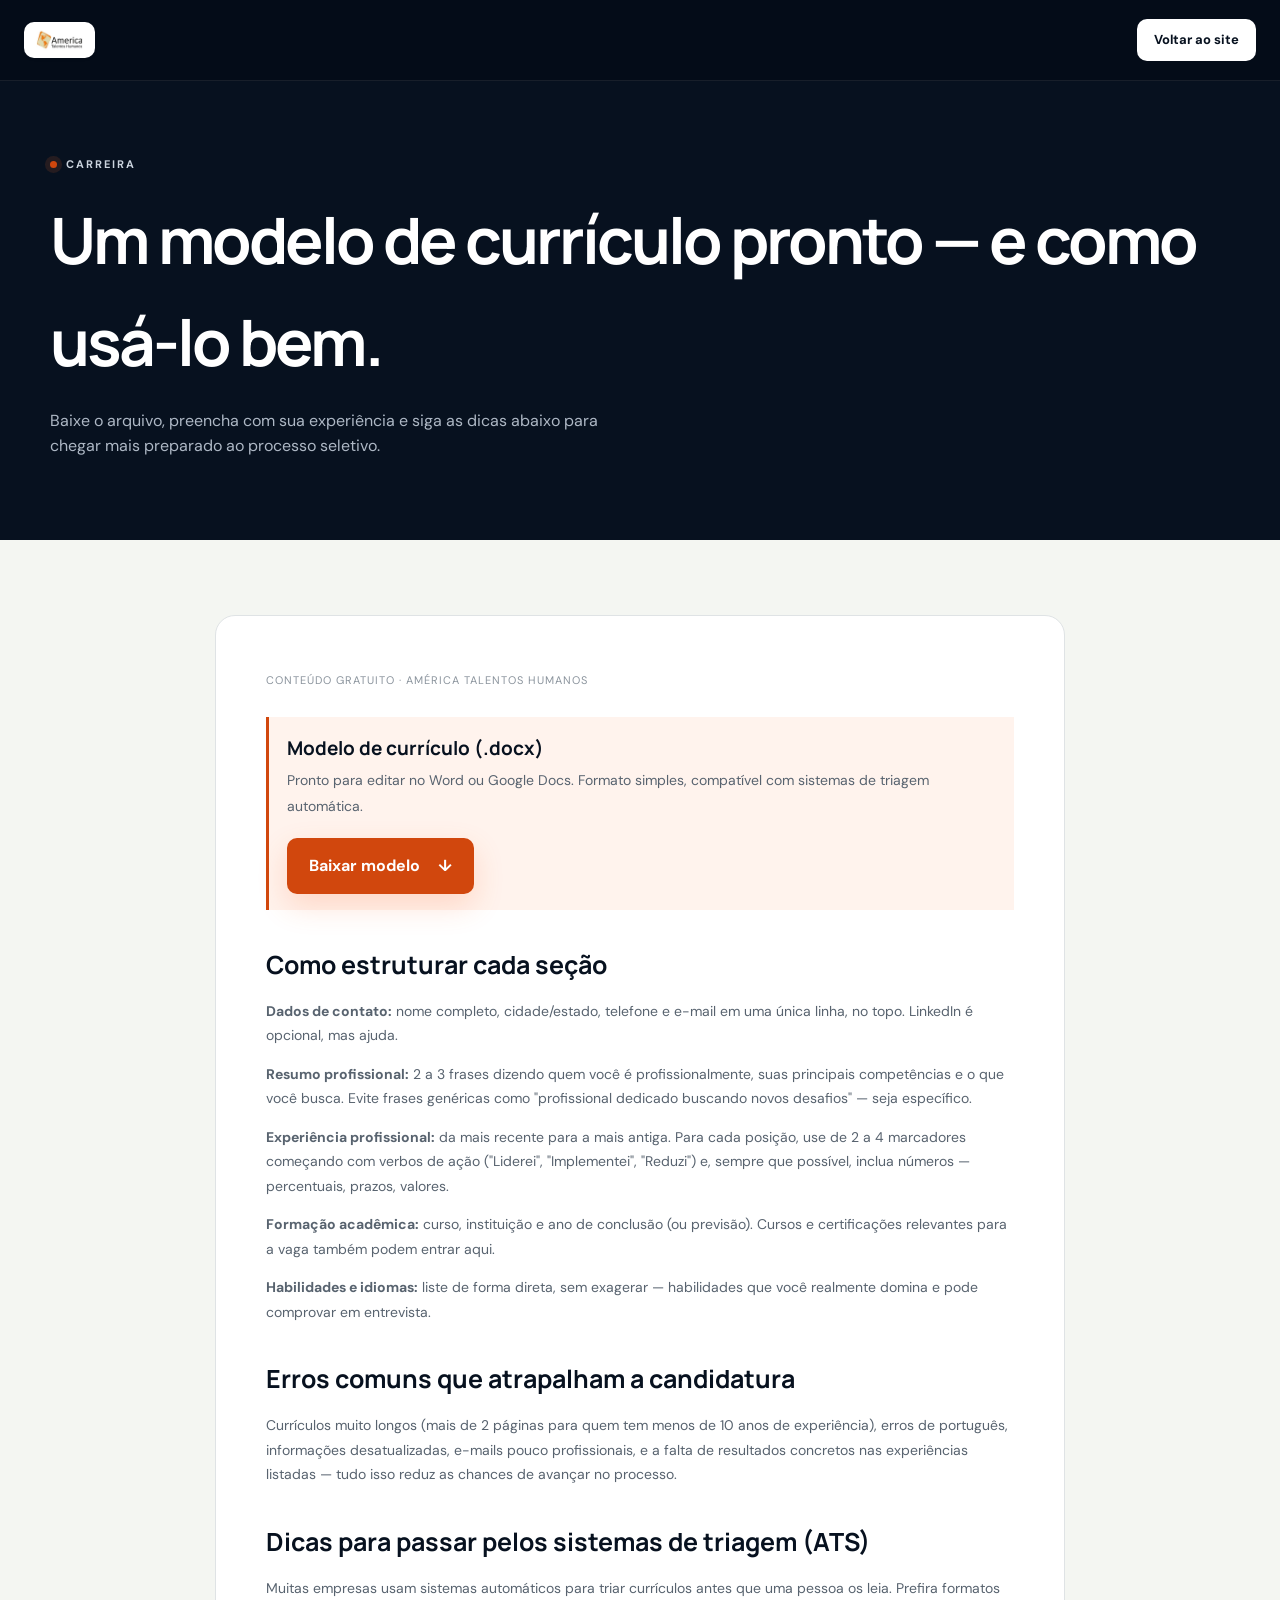
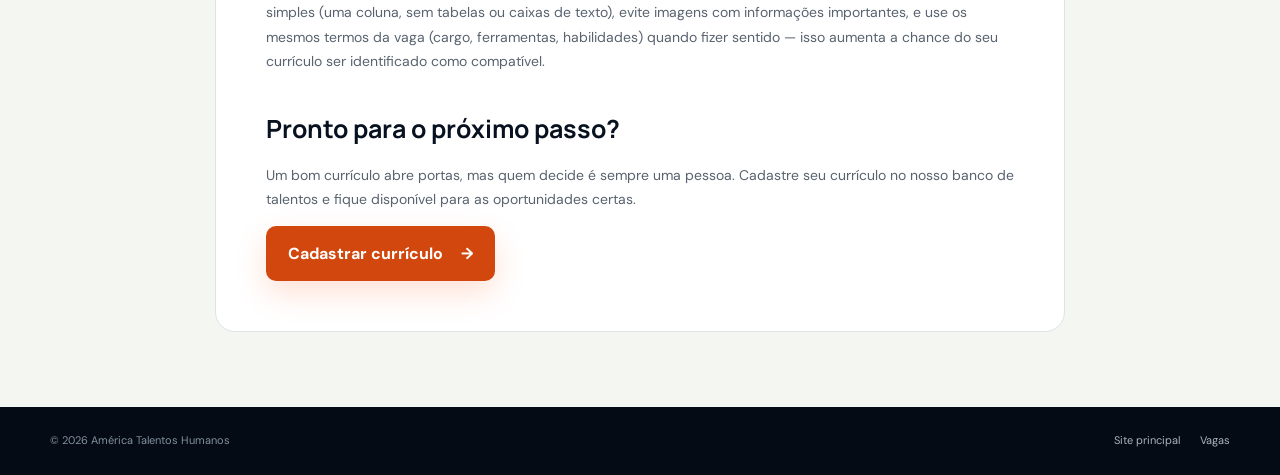
<file: modelo-curriculo.html>
<!doctype html><html lang="pt-BR"><head><meta charset="utf-8"><meta name="viewport" content="width=device-width,initial-scale=1"><meta name="description" content="Baixe um modelo de currículo gratuito e veja como estruturar cada seção para se destacar em processos seletivos."><title>Modelo de currículo grátis | América Talentos Humanos</title><link rel="canonical" href="https://americath.com.br/modelo-curriculo.html"><link rel="icon" href="favicon-32.png" sizes="32x32" type="image/png"><link rel="apple-touch-icon" href="apple-touch-icon.png"><link rel="preconnect" href="https://fonts.googleapis.com"><link rel="preconnect" href="https://fonts.gstatic.com" crossorigin><link href="https://fonts.googleapis.com/css2?family=DM+Sans:wght@400;600;700&family=Manrope:wght@600;700;800&display=swap" rel="stylesheet"><link rel="stylesheet" href="styles.css"><link rel="stylesheet" href="vagas.css"></head><body class="legal-page">
  <header class="site-header"><div class="header-inner"><a class="brand" href="index.html"><img class="brand-logo" src="logo-america.png" width="200" height="93" alt="América Talentos Humanos"></a><a class="button button-dark button-sm" href="index.html">Voltar ao site</a></div></header>
  <main>
    <section class="legal-hero">
      <div class="container">
        <span class="eyebrow eyebrow-dark"><i></i> Carreira</span>
        <h1>Um modelo de currículo pronto — e como usá-lo bem.</h1>
        <p style="color:#aeb8c5;max-width:560px;margin-top:14px">Baixe o arquivo, preencha com sua experiência e siga as dicas abaixo para chegar mais preparado ao processo seletivo.</p>
      </div>
    </section>
    <section class="legal-content">
      <div class="container">
        <article class="legal-card">
          <span class="legal-updated">Conteúdo gratuito · América Talentos Humanos</span>

          <div class="legal-note" style="display:flex;align-items:center;justify-content:space-between;gap:20px;flex-wrap:wrap">
            <div>
              <strong style="display:block;font-family:var(--display);font-size:19px;margin-bottom:4px">Modelo de currículo (.docx)</strong>
              <span style="color:var(--muted);font-size:14px">Pronto para editar no Word ou Google Docs. Formato simples, compatível com sistemas de triagem automática.</span>
            </div>
            <a class="button button-primary" href="modelo-curriculo-america.docx" download>Baixar modelo <span>↓</span></a>
          </div>

          <h2>Como estruturar cada seção</h2>
          <p><strong>Dados de contato:</strong> nome completo, cidade/estado, telefone e e-mail em uma única linha, no topo. LinkedIn é opcional, mas ajuda.</p>
          <p><strong>Resumo profissional:</strong> 2 a 3 frases dizendo quem você é profissionalmente, suas principais competências e o que você busca. Evite frases genéricas como "profissional dedicado buscando novos desafios" — seja específico.</p>
          <p><strong>Experiência profissional:</strong> da mais recente para a mais antiga. Para cada posição, use de 2 a 4 marcadores começando com verbos de ação ("Liderei", "Implementei", "Reduzi") e, sempre que possível, inclua números — percentuais, prazos, valores.</p>
          <p><strong>Formação acadêmica:</strong> curso, instituição e ano de conclusão (ou previsão). Cursos e certificações relevantes para a vaga também podem entrar aqui.</p>
          <p><strong>Habilidades e idiomas:</strong> liste de forma direta, sem exagerar — habilidades que você realmente domina e pode comprovar em entrevista.</p>

          <h2>Erros comuns que atrapalham a candidatura</h2>
          <p>Currículos muito longos (mais de 2 páginas para quem tem menos de 10 anos de experiência), erros de português, informações desatualizadas, e-mails pouco profissionais, e a falta de resultados concretos nas experiências listadas — tudo isso reduz as chances de avançar no processo.</p>

          <h2>Dicas para passar pelos sistemas de triagem (ATS)</h2>
          <p>Muitas empresas usam sistemas automáticos para triar currículos antes que uma pessoa os leia. Prefira formatos simples (uma coluna, sem tabelas ou caixas de texto), evite imagens com informações importantes, e use os mesmos termos da vaga (cargo, ferramentas, habilidades) quando fizer sentido — isso aumenta a chance do seu currículo ser identificado como compatível.</p>

          <h2>Pronto para o próximo passo?</h2>
          <p>Um bom currículo abre portas, mas quem decide é sempre uma pessoa. Cadastre seu currículo no nosso banco de talentos e fique disponível para as oportunidades certas.</p>
          <a class="button button-primary" href="index.html#inicio">Cadastrar currículo <span>→</span></a>
        </article>
      </div>
    </section>
  </main>
  <footer class="simple-footer"><div class="container"><span>© 2026 América Talentos Humanos</span><div><a href="index.html">Site principal</a><a href="vagas.html">Vagas</a></div></div></footer>
</body></html>
</file>
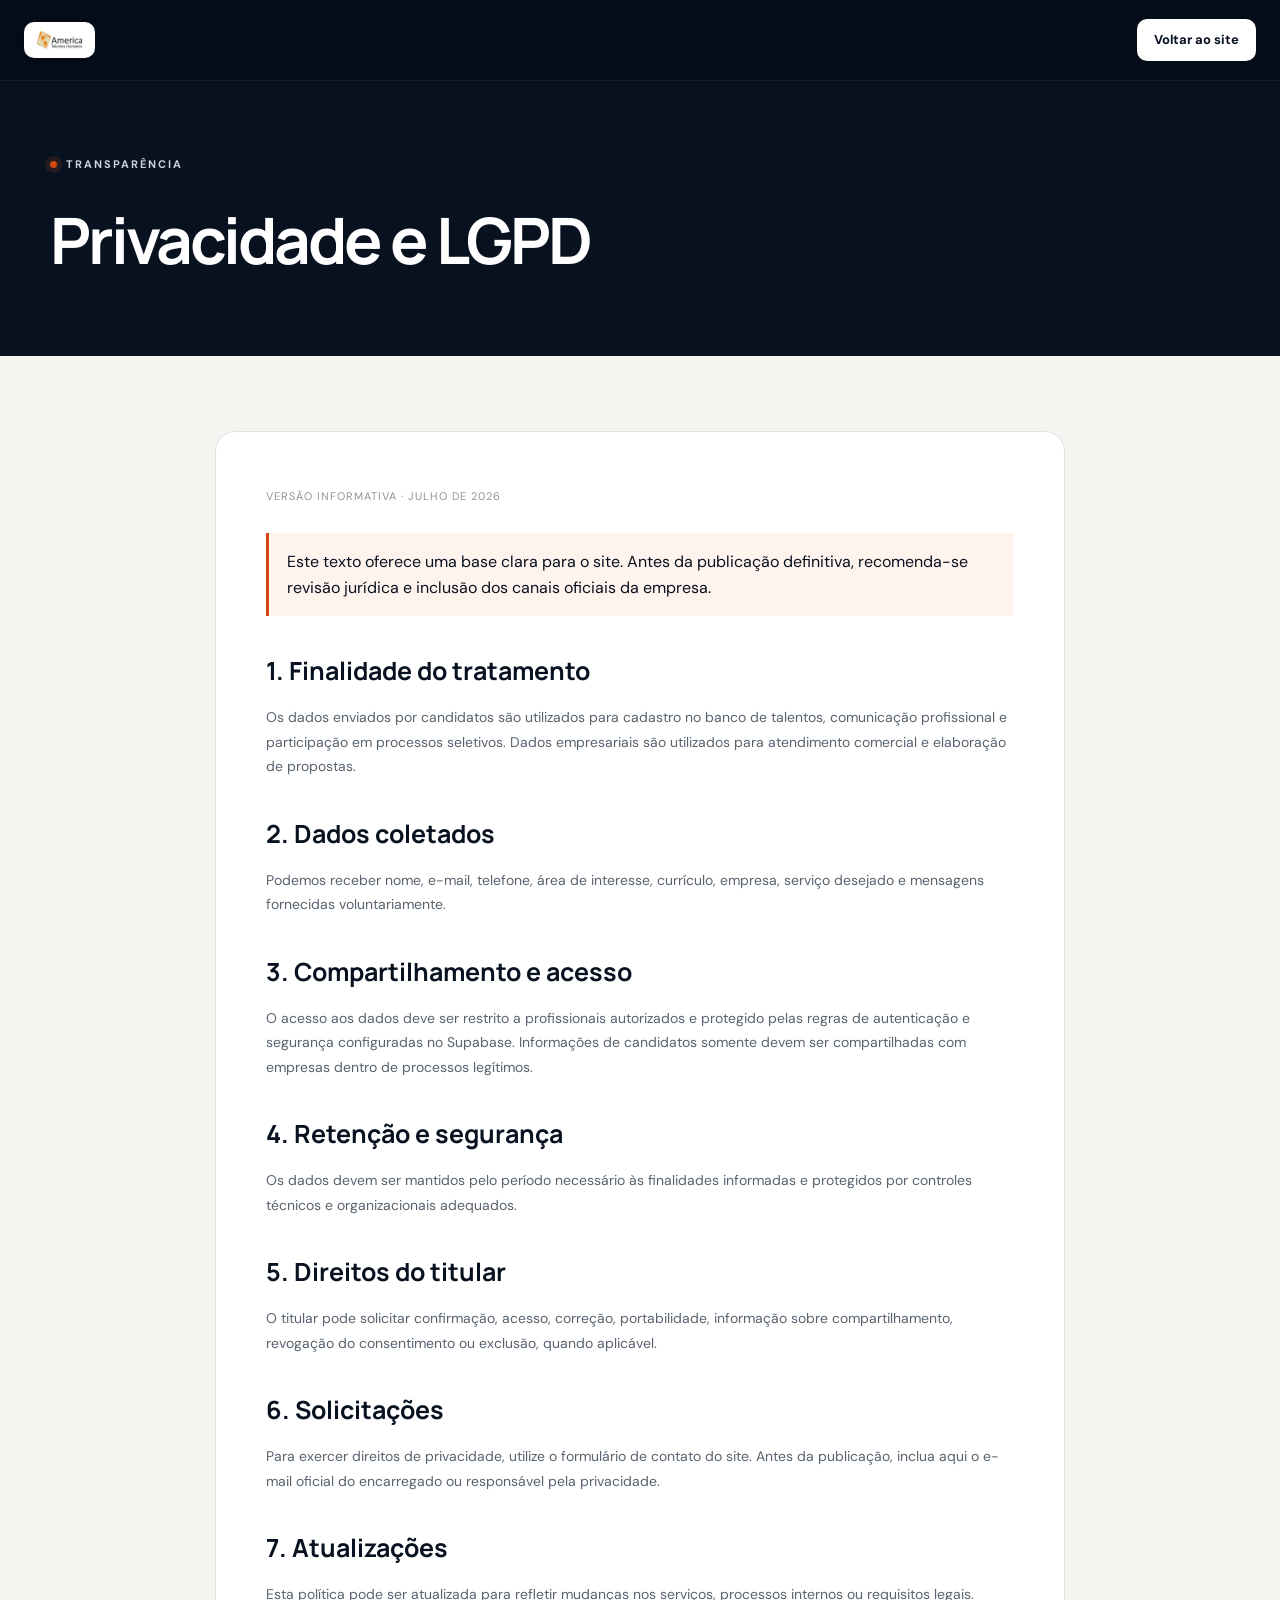
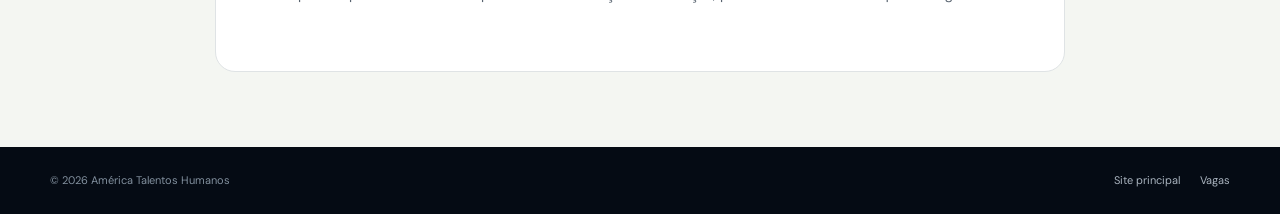
<file: privacidade.html>
<!doctype html><html lang="pt-BR"><head><meta charset="utf-8"><meta name="viewport" content="width=device-width,initial-scale=1"><title>Privacidade e LGPD | América Talentos Humanos</title><link rel="canonical" href="https://americath.com.br/privacidade.html"><link rel="icon" href="favicon-32.png" sizes="32x32" type="image/png"><link rel="apple-touch-icon" href="apple-touch-icon.png"><link rel="preconnect" href="https://fonts.googleapis.com"><link rel="preconnect" href="https://fonts.gstatic.com" crossorigin><link href="https://fonts.googleapis.com/css2?family=DM+Sans:wght@400;600;700&family=Manrope:wght@600;700;800&display=swap" rel="stylesheet"><link rel="stylesheet" href="styles.css"><link rel="stylesheet" href="vagas.css"></head><body class="legal-page"><header class="site-header"><div class="header-inner"><a class="brand" href="index.html"><img class="brand-logo" src="logo-america.png" width="200" height="93" alt="América Talentos Humanos"></a><a class="button button-dark button-sm" href="index.html">Voltar ao site</a></div></header><main><section class="legal-hero"><div class="container"><span class="eyebrow eyebrow-dark"><i></i> Transparência</span><h1>Privacidade e LGPD</h1></div></section><section class="legal-content"><div class="container"><article class="legal-card"><span class="legal-updated">Versão informativa · julho de 2026</span><div class="legal-note">Este texto oferece uma base clara para o site. Antes da publicação definitiva, recomenda-se revisão jurídica e inclusão dos canais oficiais da empresa.</div><h2>1. Finalidade do tratamento</h2><p>Os dados enviados por candidatos são utilizados para cadastro no banco de talentos, comunicação profissional e participação em processos seletivos. Dados empresariais são utilizados para atendimento comercial e elaboração de propostas.</p><h2>2. Dados coletados</h2><p>Podemos receber nome, e-mail, telefone, área de interesse, currículo, empresa, serviço desejado e mensagens fornecidas voluntariamente.</p><h2>3. Compartilhamento e acesso</h2><p>O acesso aos dados deve ser restrito a profissionais autorizados e protegido pelas regras de autenticação e segurança configuradas no Supabase. Informações de candidatos somente devem ser compartilhadas com empresas dentro de processos legítimos.</p><h2>4. Retenção e segurança</h2><p>Os dados devem ser mantidos pelo período necessário às finalidades informadas e protegidos por controles técnicos e organizacionais adequados.</p><h2>5. Direitos do titular</h2><p>O titular pode solicitar confirmação, acesso, correção, portabilidade, informação sobre compartilhamento, revogação do consentimento ou exclusão, quando aplicável.</p><h2>6. Solicitações</h2><p>Para exercer direitos de privacidade, utilize o formulário de contato do site. Antes da publicação, inclua aqui o e-mail oficial do encarregado ou responsável pela privacidade.</p><h2>7. Atualizações</h2><p>Esta política pode ser atualizada para refletir mudanças nos serviços, processos internos ou requisitos legais.</p></article></div></section></main><footer class="simple-footer"><div class="container"><span>© 2026 América Talentos Humanos</span><div><a href="index.html">Site principal</a><a href="vagas.html">Vagas</a></div></div></footer></body></html>
</file>
<file: styles.css>
:root{--ink:#07111f;--ink-2:#101c2d;--paper:#f6f7f4;--white:#fff;--orange:#d1470d;--orange-2:#e95317;--muted:#58636f;--line:#dfe3e5;--mint:#d9efe7;--display:"Manrope",sans-serif;--body:"DM Sans",sans-serif;--shadow:0 24px 70px rgba(7,17,31,.12)}
*{box-sizing:border-box}html{scroll-behavior:smooth}body{margin:0;color:var(--ink);background:var(--paper);font-family:var(--body);font-size:16px;line-height:1.6;-webkit-font-smoothing:antialiased}button,input,select,textarea{font:inherit}button{color:inherit}a{color:inherit}.container{width:min(1180px,calc(100% - 48px));margin-inline:auto}.sr-only{position:absolute;width:1px;height:1px;padding:0;margin:-1px;overflow:hidden;clip:rect(0,0,0,0);white-space:nowrap;border:0}.skip-link{position:fixed;z-index:9999;top:12px;left:12px;background:white;padding:10px 16px;transform:translateY(-150%);border-radius:8px}.skip-link:focus{transform:none}
.site-header{position:fixed;inset:0 0 auto;z-index:100;background:rgba(246,247,244,.86);border-bottom:1px solid rgba(7,17,31,.08);backdrop-filter:blur(18px)}.header-inner{height:80px;width:min(1320px,calc(100% - 48px));margin:auto;display:flex;align-items:center;justify-content:space-between}.brand{display:inline-flex;align-items:center;gap:12px;text-decoration:none}.brand>span:last-child{display:grid;line-height:1}.brand strong{font-family:var(--display);font-size:20px;letter-spacing:-.5px}.brand small{text-transform:uppercase;font-size:9px;letter-spacing:2px;color:var(--muted);margin-top:5px}.brand-mark{width:38px;height:38px;display:flex;align-items:flex-end;justify-content:center;gap:3px;padding:8px;background:var(--ink);border-radius:8px;transform:skew(-5deg)}.brand-mark i{display:block;width:5px;border-radius:4px 4px 1px 1px;background:var(--orange)}.brand-mark i:nth-child(1){height:11px}.brand-mark i:nth-child(2){height:21px}.brand-mark i:nth-child(3){height:15px}.main-nav{display:flex;align-items:center;gap:32px}.main-nav>a{font-size:14px;font-weight:600;text-decoration:none;position:relative}.main-nav>a:after{content:"";position:absolute;left:0;right:100%;bottom:-7px;height:2px;background:var(--orange);transition:.2s}.main-nav>a:hover:after{right:0}.menu-toggle{display:none;background:none;border:0;padding:8px}.menu-toggle span{display:block;width:24px;height:2px;background:var(--ink);margin:5px}
.button{border:0;border-radius:4px;padding:15px 22px;font-weight:700;display:inline-flex;justify-content:center;align-items:center;gap:18px;cursor:pointer;transition:transform .2s,background .2s,box-shadow .2s;text-decoration:none}.button:hover{transform:translateY(-2px)}.button-sm{padding:11px 17px;font-size:13px}.button-dark{background:var(--ink);color:white}.button-dark:hover{background:var(--orange)}.button-primary{background:var(--orange);color:white;box-shadow:0 12px 30px rgba(255,107,44,.2)}.button-primary:hover{background:var(--orange-2);box-shadow:0 16px 36px rgba(255,107,44,.3)}.button-ghost{background:transparent;color:white;border:1px solid rgba(255,255,255,.25)}.button-ghost:hover{background:rgba(255,255,255,.08)}.button-light{background:white;color:var(--ink)}
.hero{min-height:790px;padding:155px 0 75px;background:var(--ink);color:white;position:relative;overflow:hidden}.hero-grid{position:absolute;inset:0;background-image:linear-gradient(rgba(255,255,255,.035) 1px,transparent 1px),linear-gradient(90deg,rgba(255,255,255,.035) 1px,transparent 1px);background-size:64px 64px;mask-image:linear-gradient(to bottom,black,transparent 85%)}.hero:before{content:"";position:absolute;width:700px;height:700px;border-radius:50%;right:-240px;top:-240px;background:rgba(255,107,44,.12);filter:blur(2px)}.hero-orbit{position:absolute;border:1px solid rgba(255,255,255,.08);border-radius:50%}.orbit-one{width:540px;height:540px;right:-55px;top:95px}.orbit-two{width:720px;height:720px;right:-145px;top:5px}.hero-layout{display:grid;grid-template-columns:1.04fr .96fr;align-items:center;gap:70px;position:relative;z-index:1}.eyebrow{display:inline-flex;align-items:center;gap:9px;font-size:11px;line-height:1.2;font-weight:700;letter-spacing:2px;text-transform:uppercase;color:var(--orange);margin-bottom:18px}.eyebrow-dark{color:#cbd4de}.eyebrow i{width:7px;height:7px;background:var(--orange);border-radius:50%;box-shadow:0 0 0 5px rgba(255,107,44,.12)}.hero h1{font-family:var(--display);font-size:clamp(54px,6.2vw,86px);line-height:.99;letter-spacing:-5px;margin:0 0 28px;max-width:720px}.hero h1 em,.process-intro h2 em{font-style:normal;color:var(--orange)}.hero-copy>p{font-size:19px;line-height:1.65;color:#aeb8c5;max-width:630px;margin:0 0 35px}.hero-actions{display:flex;gap:12px;flex-wrap:wrap}.hero-proof{display:flex;gap:36px;margin-top:54px;padding-top:30px;border-top:1px solid rgba(255,255,255,.12);max-width:650px}.hero-proof div{display:grid}.hero-proof strong{font-family:var(--display);font-size:24px}.hero-proof span{font-size:11px;text-transform:uppercase;letter-spacing:.8px;color:#8e9aa8}.hero-visual{position:relative;min-height:500px}.talent-card{background:white;color:var(--ink);border-radius:8px;box-shadow:var(--shadow)}.main-talent-card{position:absolute;width:min(435px,88%);right:20px;top:42px;padding:28px;transform:rotate(1.5deg)}.card-top{display:flex;justify-content:space-between;align-items:center;font-size:10px;text-transform:uppercase;letter-spacing:1px;color:var(--muted)}.status-dot{display:flex;align-items:center;gap:6px;color:#35866a}.status-dot:before{content:"";width:6px;height:6px;background:#46a885;border-radius:50%}.main-talent-card h2{font-family:var(--display);font-size:31px;line-height:1.22;letter-spacing:-1.2px;margin:42px 0 32px}.match-panel{background:#f2f5f3;border-radius:6px;padding:19px;display:flex;gap:22px;align-items:center}.match-score{display:grid;text-align:center;border-right:1px solid #d9dfdc;padding-right:20px}.match-score span{font-family:var(--display);font-size:27px;font-weight:800;color:#278363}.match-score small{font-size:9px;text-transform:uppercase;letter-spacing:1px}.match-bars{flex:1;display:grid;gap:8px}.match-bars i{display:block;height:6px;width:var(--w);border-radius:10px;background:linear-gradient(90deg,var(--orange),#ff9a70)}.criteria-list{display:grid;margin-top:15px}.criteria-list span{padding:12px 0;border-bottom:1px solid var(--line);font-size:13px;font-weight:600}.criteria-list b{font-size:10px;color:var(--orange);margin-right:14px}.floating-card{position:absolute;background:#17263a;border:1px solid rgba(255,255,255,.12);box-shadow:0 20px 40px rgba(0,0,0,.3);border-radius:7px;padding:15px 18px;display:flex;align-items:center;gap:12px;z-index:2}.floating-card div{display:grid}.floating-card strong{font-size:13px}.floating-card small{font-size:10px;color:#94a1b0}.floating-top{top:5px;right:-10px}.floating-bottom{bottom:20px;left:-8px}.mini-icon{width:36px;height:36px;display:grid;place-items:center;background:#274b44;color:#73d3b0;border-radius:5px;font-size:20px}.mini-icon.orange{background:#4a2a20;color:#ff8c5d}
.logo-strip{background:white;border-bottom:1px solid var(--line);padding:22px 0}.logo-strip .container{display:flex;align-items:center;gap:45px}.logo-strip span{font-size:10px;text-transform:uppercase;letter-spacing:1.4px;color:#89929d;white-space:nowrap}.logo-strip div div{display:flex;align-items:center;gap:25px;color:#5d6773}.logo-strip b{font-family:var(--display);font-size:13px}.logo-strip i{width:3px;height:3px;border-radius:50%;background:#bdc3c8}
.section{padding:115px 0}.section-heading{display:grid;grid-template-columns:1.5fr .7fr;gap:70px;align-items:end;margin-bottom:60px}.section h2{font-family:var(--display);font-size:clamp(39px,4.4vw,58px);line-height:1.08;letter-spacing:-2.8px;margin:0;max-width:760px}.section-heading>p{color:var(--muted);margin:0 0 6px}.service-grid{display:grid;grid-template-columns:repeat(3,1fr);gap:18px}.service-card{min-height:380px;background:white;border:1px solid var(--line);padding:28px;display:flex;flex-direction:column;position:relative;transition:.3s}.service-card:hover{transform:translateY(-7px);box-shadow:var(--shadow);border-color:transparent}.service-featured{background:var(--orange);color:white;border-color:var(--orange)}.service-number{position:absolute;right:25px;top:24px;font-family:var(--display);font-size:12px;opacity:.55}.service-icon{width:56px;height:56px;border-radius:50%;display:grid;place-items:center;background:#edf1ef;color:var(--orange);font-size:25px;margin:23px 0 50px}.service-featured .service-icon{background:rgba(255,255,255,.17);color:white}.service-card h3{font-family:var(--display);font-size:25px;line-height:1.2;margin:0 0 14px;letter-spacing:-.8px}.service-card p{font-size:14px;color:var(--muted);margin:0 0 25px}.service-featured p{color:#ffe3d8}.service-card button{margin-top:auto;align-self:flex-start;padding:0;background:none;border:0;font-weight:700;font-size:13px;cursor:pointer}.service-card button span{margin-left:12px}.service-card:not(.service-featured) button{color:var(--orange)}
.process-section{background:var(--ink);color:white}.process-layout{display:grid;grid-template-columns:.9fr 1.1fr;gap:100px}.process-intro{position:sticky;top:135px;align-self:start}.process-intro h2{font-size:clamp(40px,4.2vw,59px);margin:0 0 25px}.process-intro>p{color:#9da8b5;max-width:470px;margin:0 0 35px}.process-list{list-style:none;margin:0;padding:0}.process-list li{display:grid;grid-template-columns:70px 1fr;gap:20px;padding:34px 0;border-top:1px solid rgba(255,255,255,.14)}.process-list li:last-child{border-bottom:1px solid rgba(255,255,255,.14)}.process-list b{color:var(--orange);font-size:12px;letter-spacing:1px}.process-list h3{font-family:var(--display);font-size:23px;margin:-7px 0 7px}.process-list p{color:#9da8b5;margin:0;font-size:14px;max-width:480px}
.insight-grid{display:grid;grid-template-columns:1.3fr 1fr 1fr;gap:18px}.insight-card{text-align:left;border:1px solid var(--line);background:white;padding:28px;min-height:400px;display:flex;flex-direction:column;cursor:pointer;transition:.3s}.insight-card:hover{transform:translateY(-6px);box-shadow:var(--shadow);border-color:transparent}.insight-main{background:var(--mint);border-color:var(--mint)}.insight-source{font-family:var(--display);font-weight:800;font-size:14px}.insight-category{color:var(--orange);font-size:10px;text-transform:uppercase;letter-spacing:1.4px;margin:45px 0 14px}.insight-card h3{font-family:var(--display);font-size:23px;line-height:1.25;letter-spacing:-.8px;margin:0 0 15px}.insight-main h3{font-size:29px}.insight-card p{font-size:13px;color:var(--muted);margin:0 0 20px}.read-more{font-size:12px;font-weight:700;margin-top:auto;display:flex;justify-content:space-between;align-items:center}.read-more b{width:34px;height:34px;border-radius:50%;background:var(--ink);color:white;display:grid;place-items:center}
.cta-section{background:#e8eae5;padding:80px 0}.cta-inner{display:flex;align-items:end;justify-content:space-between;gap:45px}.cta-inner h2{font-family:var(--display);font-size:clamp(37px,4.2vw,55px);line-height:1.08;letter-spacing:-2.5px;max-width:790px;margin:0}.cta-inner .eyebrow-dark{color:var(--muted)}
.site-footer{background:#050b14;color:white;padding:75px 0 25px}.footer-grid{display:grid;grid-template-columns:2fr 1fr 1fr;gap:80px;padding-bottom:65px}.brand-footer strong{color:white}.brand-footer small{color:#85909d}.footer-grid>div:first-child p{color:#84909e;font-size:14px;margin-top:24px}.footer-grid>div:not(:first-child){display:grid;align-content:start;gap:10px}.footer-grid>div>strong{font-size:11px;text-transform:uppercase;letter-spacing:1.3px;color:#7f8a97;margin-bottom:12px}.footer-grid a,.footer-grid button{font-size:14px;text-align:left;text-decoration:none;background:none;border:0;color:#d0d5db;padding:0;cursor:pointer}.footer-grid a:hover,.footer-grid button:hover{color:var(--orange)}.footer-bottom{border-top:1px solid rgba(255,255,255,.1);padding-top:22px;display:flex;justify-content:space-between;color:#66717f;font-size:11px;text-transform:uppercase;letter-spacing:.8px}
.modal[hidden]{display:none}.modal{position:fixed;inset:0;z-index:1000;display:grid;place-items:center;padding:24px;opacity:0;transition:opacity .22s}.modal.is-open{opacity:1}.modal-backdrop{position:absolute;inset:0;background:rgba(2,8,16,.77);backdrop-filter:blur(8px)}.modal-panel{position:relative;background:var(--paper);width:min(660px,100%);max-height:calc(100vh - 48px);overflow:auto;padding:42px;border-radius:8px;box-shadow:0 40px 90px rgba(0,0,0,.35);transform:translateY(15px) scale(.985);transition:.22s}.modal.is-open .modal-panel{transform:none}.modal-close{position:absolute;right:18px;top:18px;width:34px;height:34px;border-radius:50%;border:1px solid var(--line);background:white;font-size:22px;cursor:pointer;line-height:1}.modal-panel h2{font-family:var(--display);font-size:34px;line-height:1.15;letter-spacing:-1.3px;margin:0 40px 9px 0}.modal-panel>p{color:var(--muted);margin:0 0 28px}.form-grid{display:grid;grid-template-columns:1fr 1fr;gap:16px}.form-grid label{font-size:12px;font-weight:700;display:grid;gap:6px}.form-grid label.full{grid-column:1/-1}.form-grid input,.form-grid select,.form-grid textarea{width:100%;border:1px solid #d7dcde;background:white;border-radius:4px;padding:12px 13px;outline:none;color:var(--ink)}.form-grid textarea{resize:vertical}.form-grid input:focus,.form-grid select:focus,.form-grid textarea:focus{border-color:var(--orange);box-shadow:0 0 0 3px rgba(255,107,44,.12)}.file-field{border:1px dashed #bec6ca;padding:13px;background:white}.file-field span{color:var(--muted);font-size:10px;font-weight:400}.file-field input{padding:3px;border:0}.submit-button{width:100%;margin-top:8px}.submit-button:disabled{opacity:.65;cursor:wait}.form-status{min-height:24px;font-size:12px;color:#267a5e;padding-top:6px}.form-status.is-error{color:#c44426}.article-modal .modal-panel{width:min(760px,100%)}.article-modal h3{font-family:var(--display);font-size:20px;margin-top:30px}.article-modal blockquote{border-left:3px solid var(--orange);margin:28px 0;padding:12px 20px;background:white;font-family:var(--display);font-size:18px;font-weight:700}.source-link{display:inline-block;color:var(--orange);font-size:13px;font-weight:700;margin-top:8px}.modal-open{overflow:hidden}.reveal{opacity:0;transform:translateY(20px);transition:opacity .65s ease,transform .65s ease}.reveal.is-visible{opacity:1;transform:none}
@media(max-width:980px){.main-nav{position:fixed;inset:80px 0 auto;background:var(--paper);padding:30px 24px;display:none;align-items:stretch;flex-direction:column;gap:20px;border-bottom:1px solid var(--line);box-shadow:0 20px 30px rgba(0,0,0,.08)}.main-nav.is-open{display:flex}.menu-toggle{display:block}.hero-layout{grid-template-columns:1fr}.hero{padding-top:140px}.hero-copy{text-align:center}.hero-copy>p,.hero h1,.hero-proof{margin-inline:auto}.hero-actions{justify-content:center}.hero-visual{min-height:500px;max-width:600px;width:100%;margin:auto}.logo-strip .container{overflow:hidden}.section-heading{grid-template-columns:1fr;gap:20px}.service-grid{grid-template-columns:1fr 1fr}.service-card:last-child{grid-column:1/-1}.process-layout{grid-template-columns:1fr;gap:55px}.process-intro{position:static}.insight-grid{grid-template-columns:1fr 1fr}.insight-main{grid-column:1/-1}.cta-inner{align-items:flex-start;flex-direction:column}.footer-grid{grid-template-columns:1.5fr 1fr 1fr;gap:30px}}
@media(max-width:650px){.container,.header-inner{width:min(100% - 32px,1180px)}.header-inner{height:70px}.main-nav{top:70px}.brand strong{font-size:18px}.hero{padding:118px 0 55px;min-height:auto}.hero h1{font-size:49px;letter-spacing:-3.2px}.hero-copy>p{font-size:17px}.hero-actions{display:grid}.hero-actions .button{width:100%}.hero-proof{gap:16px;justify-content:space-between}.hero-proof strong{font-size:20px}.hero-proof span{font-size:9px}.hero-visual{min-height:430px}.main-talent-card{right:0;width:94%;padding:21px}.main-talent-card h2{font-size:25px;margin:28px 0 22px}.floating-top{right:-5px}.floating-bottom{left:-4px;bottom:0}.logo-strip{display:none}.section{padding:80px 0}.section h2{letter-spacing:-2px}.service-grid,.insight-grid{grid-template-columns:1fr}.service-card:last-child,.insight-main{grid-column:auto}.service-card{min-height:330px}.process-list li{grid-template-columns:45px 1fr}.footer-grid{grid-template-columns:1fr}.footer-grid>div:not(:first-child){display:none}.footer-bottom{display:grid;gap:6px}.form-grid{grid-template-columns:1fr}.form-grid label.full{grid-column:auto}.modal{padding:12px}.modal-panel{padding:34px 22px;max-height:calc(100vh - 24px)}.modal-panel h2{font-size:28px}.cta-section{padding:65px 0}}
@media(prefers-reduced-motion:reduce){html{scroll-behavior:auto}*,*:before,*:after{animation:none!important;transition:none!important}.reveal{opacity:1;transform:none}}

/* Candidate journey and confirmation experience */
.candidate-journey{background:#f7f8f5;position:relative;overflow:hidden}.candidate-journey:before{content:"";position:absolute;width:440px;height:440px;border-radius:50%;right:-240px;top:-220px;border:1px solid rgba(255,107,44,.18);box-shadow:0 0 0 70px rgba(255,107,44,.035),0 0 0 140px rgba(255,107,44,.02)}.journey-heading{display:grid;grid-template-columns:1.25fr .65fr;gap:80px;align-items:end;margin-bottom:58px;position:relative}.journey-heading>p{color:var(--muted);margin:0 0 8px}.journey-grid{list-style:none;margin:0;padding:0;display:grid;grid-template-columns:repeat(4,1fr);gap:14px;position:relative}.journey-grid:before{content:"";position:absolute;left:7%;right:7%;top:70px;height:1px;background:linear-gradient(90deg,var(--orange),rgba(255,107,44,.1));z-index:0}.journey-card{background:white;border:1px solid var(--line);border-radius:18px;padding:24px;min-height:285px;position:relative;z-index:1;display:flex;flex-direction:column;transition:transform .3s,box-shadow .3s,border-color .3s}.journey-card:hover{transform:translateY(-7px);box-shadow:0 25px 55px rgba(7,17,31,.1);border-color:transparent}.journey-card>span{font-size:10px;font-weight:700;letter-spacing:1.2px;color:var(--orange)}.journey-card>i{width:54px;height:54px;border-radius:16px;display:grid;place-items:center;margin:24px 0 auto;background:#f1f3ef;color:var(--orange);font-style:normal;font-size:21px;transition:background .25s,color .25s,transform .25s}.journey-card:hover>i{background:var(--orange);color:white;transform:rotate(-5deg)}.journey-card h3{font-family:var(--display);font-size:21px;letter-spacing:-.6px;margin:24px 0 8px}.journey-card p{font-size:13px;color:var(--muted);margin:0}.candidate-success{text-align:center;padding:18px 0 2px;animation:successEnter .45s ease both}.success-seal{width:78px;height:78px;border-radius:24px;display:grid;place-items:center;margin:0 auto 25px;background:linear-gradient(145deg,#36aa7d,#24785c);color:white;font-family:var(--display);font-size:36px;box-shadow:0 18px 40px rgba(39,142,103,.23),0 0 0 9px rgba(39,142,103,.08)}.candidate-success .eyebrow{margin-bottom:12px}.candidate-success h2{font-size:38px;margin:0 auto 12px;max-width:500px}.success-message{color:var(--muted);max-width:510px;margin:0 auto 30px!important}.success-steps{display:grid;text-align:left;border:1px solid var(--line);border-radius:16px;background:white;overflow:hidden}.success-steps article{display:grid;grid-template-columns:42px 1fr;gap:12px;padding:17px 20px;border-bottom:1px solid var(--line)}.success-steps article:last-child{border-bottom:0}.success-steps article>span{font-size:10px;font-weight:800;color:var(--orange);padding-top:3px}.success-steps strong{display:block;font-family:var(--display);font-size:14px}.success-steps p{font-size:12px;color:var(--muted);margin:2px 0 0}.success-actions{display:grid;grid-template-columns:1.2fr .8fr;gap:10px;margin-top:20px}.success-actions .button{width:100%}@keyframes successEnter{from{opacity:0;transform:translateY(12px) scale(.985)}to{opacity:1;transform:none}}
@media(max-width:980px){.journey-grid{grid-template-columns:1fr 1fr}.journey-grid:before{display:none}.journey-heading{grid-template-columns:1fr;gap:18px}}
@media(max-width:650px){.journey-grid{grid-template-columns:1fr}.journey-card{min-height:235px}.journey-card>i{margin-bottom:4px}.candidate-success h2{font-size:30px}.success-actions{grid-template-columns:1fr}.success-seal{width:68px;height:68px;border-radius:21px;font-size:31px}}

/* Modern experience layer */
.scroll-progress{position:fixed;inset:0 0 auto;height:3px;z-index:2000;pointer-events:none}.scroll-progress i{display:block;width:100%;height:100%;background:linear-gradient(90deg,var(--orange),#ff9a72);transform:scaleX(0);transform-origin:left;will-change:transform}.page-noise{position:fixed;inset:0;z-index:999;pointer-events:none;opacity:.035;background-image:radial-gradient(circle at 20% 30%,#07111f 0 1px,transparent 1px),radial-gradient(circle at 70% 65%,#07111f 0 1px,transparent 1px);background-size:13px 13px,17px 17px;mix-blend-mode:multiply}.site-header{transition:background .3s,box-shadow .3s,border-color .3s}.site-header.is-scrolled{background:rgba(246,247,244,.94);box-shadow:0 12px 45px rgba(7,17,31,.08);border-color:rgba(7,17,31,.05)}.portal-link{display:inline-flex;align-items:center;gap:7px;padding:8px 12px!important;border:1px solid rgba(7,17,31,.12);border-radius:999px}.portal-link span{display:inline-block;width:6px;height:6px;background:#2f9b76;box-shadow:0 0 0 4px rgba(47,155,118,.1);border-radius:50%}.portal-link:after{display:none}.portal-link:hover{border-color:var(--orange);color:var(--orange)}
.hero{--pointer-x:75%;--pointer-y:30%}.hero:after{content:"";position:absolute;inset:0;background:radial-gradient(500px circle at var(--pointer-x) var(--pointer-y),rgba(255,107,44,.12),transparent 65%);pointer-events:none;transition:background .15s}.hero-layout{z-index:2}.hero-copy{position:relative}.hero-availability{display:inline-flex;align-items:center;gap:8px;margin-top:25px;color:#8492a2;font-size:10px;text-transform:uppercase;letter-spacing:1px}.hero-availability span{width:7px;height:7px;border-radius:50%;background:#53c49b;box-shadow:0 0 0 5px rgba(83,196,155,.1);animation:statusPulse 2s infinite}.main-talent-card{border:1px solid rgba(255,255,255,.75);box-shadow:0 40px 100px rgba(0,0,0,.3);border-radius:18px}.match-panel{border-radius:12px}.floating-card{border-radius:14px;backdrop-filter:blur(18px);background:rgba(23,38,58,.88)}.button{border-radius:10px}.brand-mark{border-radius:11px}.service-card,.insight-card{border-radius:18px;overflow:hidden}.service-card:after,.insight-card:after{content:"";position:absolute;width:150px;height:150px;border-radius:50%;right:-95px;top:-95px;background:rgba(255,255,255,.12);transition:transform .4s}.service-card:hover:after,.insight-card:hover:after{transform:scale(1.45)}.insight-card{position:relative}.read-more b{transition:transform .25s,background .25s}.insight-card:hover .read-more b{transform:rotate(45deg);background:var(--orange)}
.signal-section{padding:115px 0;background:#eef0eb;border-bottom:1px solid rgba(7,17,31,.08)}.signal-grid{display:grid;grid-template-columns:.9fr 1.1fr;gap:70px;align-items:stretch}.signal-statement{display:flex;flex-direction:column;justify-content:center}.signal-index{font-size:10px;font-weight:700;letter-spacing:1.8px;color:var(--orange);margin-bottom:28px}.signal-statement h2{font-family:var(--display);font-size:clamp(40px,4.3vw,60px);line-height:1.06;letter-spacing:-3px;margin:0 0 27px}.signal-statement h2 em{font-style:normal;color:var(--orange)}.signal-statement p{max-width:540px;color:var(--muted);font-size:15px;margin:0}.signal-bento{display:grid;grid-template-columns:1fr 1fr;gap:14px}.signal-card{min-height:250px;border-radius:18px;padding:25px;position:relative;display:flex;flex-direction:column;overflow:hidden;transition:transform .3s,box-shadow .3s}.signal-card:hover{transform:translateY(-6px);box-shadow:0 25px 60px rgba(7,17,31,.14)}.signal-card>span,.signal-card div>span{font-size:10px;letter-spacing:1px;opacity:.58}.signal-card strong{font-family:var(--display);font-size:25px;line-height:1.12;letter-spacing:-1px;margin:auto 0 12px}.signal-card p{font-size:12px;line-height:1.5;margin:0;max-width:230px;opacity:.7}.signal-card>i{position:absolute;right:22px;top:20px;font-style:normal;font-size:18px}.signal-card-dark{background:var(--ink);color:white}.signal-card-orange{background:var(--orange);color:white}.signal-card-wide{grid-column:1/-1;background:white;min-height:150px;display:grid;grid-template-columns:1.3fr 1fr;gap:25px;align-items:end}.signal-card-wide strong{display:block;margin:30px 0 0}.signal-card-wide p{align-self:end}.signal-card-wide>i{color:var(--orange)}.footer-portal{margin-top:8px!important;padding-top:12px!important;border-top:1px solid rgba(255,255,255,.1)!important;display:flex;justify-content:space-between}.footer-portal span{color:var(--orange)}
@keyframes statusPulse{0%,100%{box-shadow:0 0 0 5px rgba(83,196,155,.1)}50%{box-shadow:0 0 0 9px rgba(83,196,155,0)}}
@media(max-width:1100px){.main-nav{gap:18px}.main-nav>a{font-size:13px}.signal-grid{grid-template-columns:1fr;gap:55px}}
@media(max-width:980px){.portal-link{justify-content:center}.page-noise{display:none}.signal-bento{max-width:700px}}
@media(max-width:650px){.hero-availability{justify-content:center}.signal-section{padding:78px 0}.signal-statement h2{letter-spacing:-2.2px}.signal-bento{grid-template-columns:1fr}.signal-card{min-height:220px}.signal-card-wide{grid-column:auto;display:flex;min-height:220px;align-items:stretch}.signal-card-wide strong{margin:auto 0 12px}.signal-card-wide p{align-self:auto}}

/* Institutional, proof and conversion sections */
.about-section{background:white}.about-grid{display:grid;grid-template-columns:1fr 1fr;gap:90px;align-items:center}.about-copy h2,.faq-grid h2{font-family:var(--display);font-size:clamp(40px,4.2vw,58px);line-height:1.08;letter-spacing:-2.8px;margin:0 0 25px}.about-copy p,.faq-grid>div>p{color:var(--muted);max-width:580px}.text-link{display:inline-flex;gap:15px;color:var(--orange);font-weight:700;text-decoration:none;margin-top:15px}.about-values{display:grid;grid-template-columns:1fr 1fr;border:1px solid var(--line);border-radius:20px;overflow:hidden}.about-values article{min-height:210px;padding:25px;display:flex;flex-direction:column;border-right:1px solid var(--line);border-bottom:1px solid var(--line);transition:background .25s}.about-values article:nth-child(even){border-right:0}.about-values article:nth-child(n+3){border-bottom:0}.about-values article:hover{background:#f4f6f2}.about-values article>span{font-size:10px;color:var(--orange)}.about-values article div{margin-top:auto}.about-values h3{font-family:var(--display);font-size:20px;margin:0 0 6px}.about-values p{color:var(--muted);font-size:12px;margin:0}.proof-section{background:#edf0eb}.case-grid{display:grid;grid-template-columns:repeat(3,1fr);gap:16px}.case-card{background:white;border:1px solid var(--line);border-radius:18px;padding:28px;min-height:365px;display:flex;flex-direction:column;transition:.3s}.case-card:hover{transform:translateY(-6px);box-shadow:var(--shadow)}.case-tag{font-size:9px;text-transform:uppercase;letter-spacing:1.2px;color:var(--orange);font-weight:700}.case-card h3{font-family:var(--display);font-size:23px;line-height:1.25;letter-spacing:-.7px;margin:45px 0 14px}.case-card>p{font-size:13px;color:var(--muted);margin:0}.case-card>div{margin-top:auto;padding-top:20px;border-top:1px solid var(--line);display:grid}.case-card>div span{font-size:9px;text-transform:uppercase;color:#9aa2a9}.case-card>div strong{font-size:13px}.credibility-note{margin-top:18px;background:var(--ink);color:white;border-radius:14px;padding:18px 22px;display:flex;align-items:center;gap:15px}.credibility-note>span{color:var(--orange);font-size:23px}.credibility-note p{margin:0;color:#aeb8c5;font-size:12px}.credibility-note strong{color:white}.candidate-banner{background:var(--ink);color:white}.candidate-banner-inner{display:flex;align-items:center;justify-content:space-between;gap:55px}.candidate-banner h2{font-family:var(--display);font-size:clamp(38px,4vw,55px);line-height:1.08;letter-spacing:-2.5px;max-width:760px;margin:0 0 15px}.candidate-banner p{color:#9da8b5;margin:0}.candidate-banner-inner>div:last-child{display:flex;gap:10px;flex-shrink:0}.faq-section{background:white}.faq-grid{display:grid;grid-template-columns:.8fr 1.2fr;gap:90px}.faq-grid>div:first-child{position:sticky;top:130px;align-self:start}.faq-list details{border-top:1px solid var(--line)}.faq-list details:last-child{border-bottom:1px solid var(--line)}.faq-list summary{list-style:none;cursor:pointer;padding:22px 0;font-family:var(--display);font-size:17px;font-weight:700;display:flex;justify-content:space-between;gap:20px}.faq-list summary::-webkit-details-marker{display:none}.faq-list summary span{color:var(--orange);font-size:20px;transition:transform .2s}.faq-list details[open] summary span{transform:rotate(45deg)}.faq-list details p{color:var(--muted);font-size:14px;margin:0;padding:0 45px 22px 0}.consent-field{display:flex!important;grid-template-columns:18px 1fr!important;align-items:start!important;border:0!important;padding:3px!important;background:transparent!important;font-weight:400!important;line-height:1.45}.consent-field input{width:16px!important;height:16px;margin:2px 0 0;padding:0!important;box-shadow:none!important}.consent-field a{color:var(--orange)}
@media(max-width:980px){.about-grid,.faq-grid{grid-template-columns:1fr;gap:55px}.faq-grid>div:first-child{position:static}.case-grid{grid-template-columns:1fr 1fr}.case-card:last-child{grid-column:1/-1}.candidate-banner-inner{align-items:flex-start;flex-direction:column}.candidate-banner-inner>div:last-child{width:100%}}
@media(max-width:650px){.about-values,.case-grid{grid-template-columns:1fr}.about-values article,.about-values article:nth-child(even),.about-values article:nth-child(n+3){border-right:0;border-bottom:1px solid var(--line);min-height:165px}.about-values article:last-child{border-bottom:0}.case-card:last-child{grid-column:auto}.case-card{min-height:320px}.candidate-banner-inner>div:last-child{display:grid}.candidate-banner-inner .button{width:100%}.credibility-note{align-items:flex-start}}
.quick-contact{position:fixed;z-index:90;right:22px;bottom:22px;display:grid;justify-items:end;gap:8px}.quick-contact-link,.quick-contact-main{border:0;border-radius:999px;box-shadow:0 15px 40px rgba(7,17,31,.2);display:flex;align-items:center;gap:13px;text-decoration:none;font-size:11px;font-weight:800;cursor:pointer}.quick-contact-link{background:white;color:var(--ink);padding:10px 12px 10px 16px}.quick-contact-link b{color:var(--orange)}.quick-contact-main{background:var(--orange);color:white;padding:13px 13px 13px 18px}.quick-contact-main b{width:28px;height:28px;border-radius:50%;background:rgba(255,255,255,.18);display:grid;place-items:center;font-size:19px}.quick-contact a[hidden]{display:none!important}.quick-contact-link:hover,.quick-contact-main:hover{transform:translateY(-2px)}
@media(max-width:650px){.quick-contact{right:14px;bottom:14px}.quick-contact-link span{display:none}.quick-contact-main span{display:none}.quick-contact-main{padding:10px}.quick-contact-main b{width:34px;height:34px}}
:focus-visible{outline:3px solid rgba(255,107,44,.55);outline-offset:3px}

/* 2026 hero — talent intelligence */
.site-header:not(.is-scrolled){background:rgba(5,12,23,.72);border-color:rgba(255,255,255,.08);box-shadow:none}.site-header:not(.is-scrolled) .brand strong,.site-header:not(.is-scrolled) .main-nav>a{color:white}.site-header:not(.is-scrolled) .brand small{color:#8995a5}.site-header:not(.is-scrolled) .portal-link{border-color:rgba(255,255,255,.18)}.site-header:not(.is-scrolled) .menu-toggle span{background:white}.site-header:not(.is-scrolled) .button-dark{background:white;color:var(--ink)}
.hero{min-height:900px;padding:165px 0 90px;background:radial-gradient(circle at 77% 28%,#18304d 0,#0a1728 29%,#050c17 66%);isolation:isolate}.hero-grid{background-size:74px 74px;opacity:.75;mask-image:linear-gradient(to bottom,black 20%,transparent 92%)}.hero:before{width:820px;height:820px;right:-280px;top:-300px;background:rgba(255,107,44,.16);filter:blur(12px)}.hero-glow{position:absolute;border-radius:50%;filter:blur(80px);opacity:.38;pointer-events:none}.hero-glow-one{width:300px;height:300px;background:#ff6b2c;right:23%;top:10%;animation:glowDrift 9s ease-in-out infinite}.hero-glow-two{width:260px;height:260px;background:#325f91;right:3%;bottom:2%;animation:glowDrift 11s ease-in-out -3s infinite}.hero-layout-next{grid-template-columns:1.03fr .97fr;gap:72px}.hero-mode-pill{display:inline-flex;align-items:center;gap:10px;border:1px solid rgba(255,255,255,.13);background:rgba(255,255,255,.055);backdrop-filter:blur(15px);border-radius:999px;padding:9px 14px;color:#c4cfdb;text-transform:uppercase;letter-spacing:1.35px;font-size:9px;font-weight:700;margin-bottom:28px}.hero-mode-pill>span{width:7px;height:7px;border-radius:50%;background:#4ed19d;box-shadow:0 0 0 5px rgba(78,209,157,.1),0 0 18px #4ed19d}.hero-layout-next .hero-copy>h1{font-size:clamp(64px,6.8vw,100px);line-height:.89;letter-spacing:-6.5px;margin-bottom:32px}.hero-layout-next .hero-copy>h1 em{display:inline-block;background:linear-gradient(100deg,#ff6b2c,#ff9c73 52%,#ffd0bd);-webkit-background-clip:text;background-clip:text;color:transparent;text-shadow:0 15px 55px rgba(255,107,44,.12)}.hero-layout-next .hero-copy>p{font-size:18px;max-width:610px}.hero-primary{padding-inline:27px}.hero-proof-next{gap:0;max-width:640px}.hero-proof-next>div{padding:0 27px;border-right:1px solid rgba(255,255,255,.12)}.hero-proof-next>div:first-child{padding-left:0}.hero-proof-next>div:last-child{border-right:0}.hero-proof-next strong{font-size:27px}.hero-proof-next span{max-width:135px;line-height:1.35;margin-top:3px}
.talent-intelligence{min-height:585px;perspective:1200px}.intelligence-shell{position:absolute;inset:12px 10px 10px 22px;border:1px solid rgba(255,255,255,.14);border-radius:28px;padding:22px;background:linear-gradient(145deg,rgba(255,255,255,.1),rgba(255,255,255,.035));backdrop-filter:blur(24px);box-shadow:0 45px 120px rgba(0,0,0,.4),inset 0 1px rgba(255,255,255,.15);transform:rotateY(-5deg) rotateX(2deg);overflow:hidden}.intelligence-shell:before{content:"";position:absolute;inset:0;background:linear-gradient(115deg,transparent 20%,rgba(255,255,255,.07) 42%,transparent 62%);transform:translateX(-100%);animation:shellShine 6s ease-in-out infinite}.intelligence-head{display:flex;align-items:center;justify-content:space-between;position:relative;z-index:2;font-size:9px;text-transform:uppercase;letter-spacing:1.5px;color:#9dabbc}.live-label{display:flex;align-items:center;gap:7px}.live-label i{width:6px;height:6px;border-radius:50%;background:#54d5a3;box-shadow:0 0 14px #54d5a3}.radar-stage{width:340px;height:340px;margin:18px auto 8px;position:relative;border-radius:50%;background:radial-gradient(circle,rgba(255,107,44,.09),transparent 61%)}.radar-ring{position:absolute;border:1px solid rgba(255,255,255,.13);border-radius:50%;inset:0}.radar-ring-two{inset:48px}.radar-ring-three{inset:97px}.radar-ring:before,.radar-ring:after{content:"";position:absolute;background:rgba(255,255,255,.08)}.radar-ring:before{width:1px;height:100%;left:50%}.radar-ring:after{height:1px;width:100%;top:50%}.radar-scan{position:absolute;inset:2px;border-radius:50%;overflow:hidden;animation:radarRotate 5s linear infinite}.radar-scan:before{content:"";position:absolute;width:50%;height:50%;left:50%;top:0;background:conic-gradient(from 270deg,rgba(255,107,44,.36),transparent 70%);transform-origin:left bottom}.radar-core{position:absolute;inset:50%;width:112px;height:112px;transform:translate(-50%,-50%);border-radius:34px;background:rgba(6,15,27,.94);border:1px solid rgba(255,255,255,.16);display:grid;place-items:center;align-content:center;gap:9px;box-shadow:0 0 0 12px rgba(255,107,44,.07),0 20px 50px rgba(0,0,0,.35)}.radar-core .brand-mark{width:40px;height:40px}.radar-core small{font-size:8px;color:#aab6c5;text-transform:uppercase;letter-spacing:1px}.talent-node{position:absolute;width:40px;height:40px;border-radius:13px;display:grid;place-items:center;background:#f8f8f5;color:var(--ink);font-family:var(--display);font-size:10px;font-weight:800;box-shadow:0 12px 28px rgba(0,0,0,.28);animation:nodeFloat 4s ease-in-out infinite}.node-one{left:26px;top:80px}.node-two{right:34px;top:48px;animation-delay:-1s}.node-three{right:10px;bottom:78px;animation-delay:-2s}.node-four{left:58px;bottom:30px;animation-delay:-3s}.intelligence-stats{display:grid;grid-template-columns:repeat(3,1fr);gap:8px;position:relative;z-index:2}.intelligence-stats article{background:rgba(255,255,255,.055);border:1px solid rgba(255,255,255,.08);border-radius:12px;padding:12px}.intelligence-stats span{font-size:8px;color:var(--orange)}.intelligence-stats strong{display:block;font-family:var(--display);font-size:12px;margin:3px 0 1px}.intelligence-stats small{font-size:8px;color:#8795a5;line-height:1.2;display:block}.intel-float{position:absolute;z-index:3;display:flex;align-items:center;gap:11px;padding:12px 15px;border-radius:15px;background:rgba(8,19,34,.9);border:1px solid rgba(255,255,255,.13);backdrop-filter:blur(18px);box-shadow:0 20px 45px rgba(0,0,0,.3)}.intel-float>i{font-style:normal;width:34px;height:34px;display:grid;place-items:center;border-radius:10px;background:rgba(255,107,44,.15);color:var(--orange)}.intel-float span{display:grid}.intel-float small{font-size:8px;text-transform:uppercase;letter-spacing:.8px;color:#8593a4}.intel-float strong{font-size:11px}.intel-float-top{right:-27px;top:62px}.intel-float-bottom{left:-12px;bottom:45px}.momentum-strip{background:var(--orange);color:white;overflow:hidden;padding:17px 0;border-bottom:1px solid rgba(0,0,0,.08)}.momentum-track{display:flex;width:max-content;animation:momentumMove 28s linear infinite}.momentum-track>div{display:flex;align-items:center;gap:30px;padding-right:30px}.momentum-track span{font-family:var(--display);font-size:13px;text-transform:uppercase;letter-spacing:1.4px;font-weight:800;white-space:nowrap}.momentum-track i{font-style:normal;color:#ffd1bf;font-size:10px}
@keyframes radarRotate{to{transform:rotate(360deg)}}@keyframes nodeFloat{0%,100%{transform:translateY(0)}50%{transform:translateY(-9px)}}@keyframes shellShine{0%,70%{transform:translateX(-110%)}90%,100%{transform:translateX(110%)}}@keyframes glowDrift{0%,100%{transform:translate(0)}50%{transform:translate(30px,25px)}}@keyframes momentumMove{to{transform:translateX(-50%)}}
@media(max-width:1100px){.hero-layout-next{grid-template-columns:1fr;gap:45px}.hero-layout-next .hero-copy{text-align:left}.hero-layout-next .hero-copy>p,.hero-layout-next .hero-copy>h1,.hero-layout-next .hero-proof{margin-left:0}.hero-layout-next .hero-actions{justify-content:flex-start}.talent-intelligence{width:min(620px,100%);margin:0 auto}.hero{padding-bottom:60px}.intel-float-top{right:-10px}}
@media(max-width:650px){.site-header:not(.is-scrolled) .brand strong{color:white}.hero{padding-top:115px;min-height:auto}.hero-layout-next .hero-copy>h1{font-size:57px;letter-spacing:-4px}.hero-mode-pill{font-size:8px}.hero-proof-next{display:grid;grid-template-columns:repeat(3,1fr);gap:0}.hero-proof-next>div{padding:0 10px}.hero-proof-next strong{font-size:20px}.hero-proof-next span{font-size:8px}.talent-intelligence{min-height:455px}.intelligence-shell{inset:5px 0;padding:16px;transform:none}.radar-stage{width:270px;height:270px}.radar-ring-two{inset:38px}.radar-ring-three{inset:78px}.radar-core{width:92px;height:92px}.talent-node{width:34px;height:34px}.intelligence-stats article{padding:9px}.intelligence-stats small{display:none}.intel-float{display:none}.momentum-strip{padding:14px 0}}

/* Live opportunity data visualization */
.opportunity-insights{background:#091321;color:white;position:relative;overflow:hidden}.opportunity-insights:before{content:"";position:absolute;inset:auto -180px -340px auto;width:650px;height:650px;border-radius:50%;background:rgba(255,107,44,.1);filter:blur(30px)}.insights-heading{display:grid;grid-template-columns:1.25fr .65fr;align-items:end;gap:80px;margin-bottom:55px;position:relative}.insights-heading h2{font-family:var(--display);font-size:clamp(42px,4.5vw,62px);line-height:1.03;letter-spacing:-3px;margin:0;max-width:780px}.insights-heading>p{color:#91a0b2;margin:0 0 7px}.opportunity-dashboard{display:grid;grid-template-columns:.7fr 1.3fr 1fr;grid-template-rows:auto auto;gap:14px;position:relative}.data-card{border:1px solid rgba(255,255,255,.1);border-radius:20px;background:rgba(255,255,255,.055);backdrop-filter:blur(18px);padding:24px;min-width:0}.data-total{grid-row:1/3;background:var(--orange);border-color:var(--orange);display:flex;flex-direction:column;min-height:470px;overflow:hidden;position:relative}.data-total:before{content:"";position:absolute;width:250px;height:250px;border:1px solid rgba(255,255,255,.2);border-radius:50%;right:-125px;top:-105px;box-shadow:0 0 0 45px rgba(255,255,255,.055),0 0 0 90px rgba(255,255,255,.025)}.data-label{font-size:9px;font-weight:800;letter-spacing:1.6px;text-transform:uppercase;color:#93a2b4}.data-total .data-label{color:#ffe4d7}.data-total>strong{font-family:var(--display);font-size:clamp(90px,10vw,145px);line-height:.85;letter-spacing:-9px;margin:auto 0 20px}.data-total>p{font-size:13px;color:#ffe2d5;max-width:190px;margin:0 0 35px}.data-total>a{display:flex;justify-content:space-between;align-items:center;text-decoration:none;border-top:1px solid rgba(255,255,255,.25);padding-top:18px;font-size:12px;font-weight:800}.data-card-head{display:flex;justify-content:space-between;gap:20px;align-items:start}.data-card h3{font-family:var(--display);font-size:20px;letter-spacing:-.5px;margin:4px 0 0}.data-live{display:flex;align-items:center;gap:7px;font-size:8px;text-transform:uppercase;letter-spacing:1px;color:#88d9bc}.data-live i{width:6px;height:6px;border-radius:50%;background:#4ed19d;box-shadow:0 0 12px #4ed19d}.data-areas{grid-column:2/4;min-height:250px}.area-bars{display:grid;gap:13px;margin-top:25px}.area-row>div:first-child{display:flex;justify-content:space-between;font-size:11px;margin-bottom:5px}.area-row strong{color:#ff9569}.area-track{height:7px;background:rgba(255,255,255,.07);border-radius:99px;overflow:hidden}.area-track i{height:100%;width:var(--value);display:block;border-radius:inherit;background:linear-gradient(90deg,var(--orange),#ffb08e);animation:barGrow .8s ease both;transform-origin:left}.data-modes,.data-locations{min-height:205px}.donut-layout{display:grid;grid-template-columns:122px 1fr;align-items:center;gap:22px;margin-top:18px}.mode-donut{--donut:#27364a 0 100%;width:116px;height:116px;border-radius:50%;background:conic-gradient(var(--donut));display:grid;place-items:center;align-content:center;position:relative}.mode-donut:after{content:"";position:absolute;inset:14px;border-radius:50%;background:#111d2d}.mode-donut strong,.mode-donut span{position:relative;z-index:1}.mode-donut strong{font-family:var(--display);font-size:25px;line-height:1}.mode-donut span{font-size:8px;text-transform:uppercase;color:#8594a6}.mode-legend{display:grid;gap:8px}.legend-item{display:grid;grid-template-columns:8px 1fr auto;gap:8px;align-items:center;font-size:10px;color:#aeb9c6}.legend-item i{width:7px;height:7px;border-radius:50%}.legend-item strong{color:white}.location-ranking{display:grid;margin-top:15px}.location-item{display:grid;grid-template-columns:25px 1fr auto;gap:8px;align-items:center;padding:8px 0;border-bottom:1px solid rgba(255,255,255,.08)}.location-item>span{font-size:8px;color:var(--orange)}.location-item strong{font-size:11px}.location-item small{font-size:9px;color:#8493a4}.data-locations>small{display:block;color:#647386;font-size:8px;margin-top:12px}.chart-empty{font-size:11px;color:#8493a4;margin:16px 0}.data-modes .chart-empty{grid-column:1/-1}@keyframes barGrow{from{transform:scaleX(0)}to{transform:scaleX(1)}}
@media(max-width:980px){.insights-heading{grid-template-columns:1fr;gap:18px}.opportunity-dashboard{grid-template-columns:1fr 1fr}.data-total{grid-row:auto;min-height:330px}.data-areas{grid-column:auto}.data-locations{grid-column:1/-1}}
@media(max-width:650px){.opportunity-dashboard{grid-template-columns:1fr}.data-total,.data-areas,.data-locations{grid-column:auto;min-height:280px}.data-total>strong{font-size:100px}.donut-layout{grid-template-columns:110px 1fr}.mode-donut{width:104px;height:104px}.insights-heading h2{letter-spacing:-2px}}

/* Interactive fit map */
.fit-lab{background:#eef0eb;overflow:hidden}.fit-lab-layout{display:grid;grid-template-columns:.78fr 1.22fr;gap:90px;align-items:center}.fit-lab-copy h2{font-family:var(--display);font-size:clamp(42px,4.5vw,62px);line-height:1.03;letter-spacing:-3.2px;margin:0 0 25px}.fit-lab-copy>p{color:var(--muted);max-width:520px}.profile-switcher{display:flex;gap:7px;flex-wrap:wrap;margin:32px 0}.profile-switcher button{border:1px solid #cfd5d5;background:transparent;border-radius:999px;padding:10px 15px;font-size:10px;font-weight:800;cursor:pointer;transition:.25s}.profile-switcher button:hover,.profile-switcher button.active{background:var(--ink);border-color:var(--ink);color:white;transform:translateY(-2px)}.fit-disclaimer{display:flex;align-items:flex-start;gap:10px;font-size:10px!important;line-height:1.5}.fit-disclaimer i{flex:0 0 auto;width:7px;height:7px;border-radius:50%;background:var(--orange);margin-top:4px}.fit-console{min-height:610px;background:linear-gradient(145deg,#122136,#07111f);border:1px solid rgba(255,255,255,.1);border-radius:28px;padding:25px;color:white;box-shadow:0 35px 90px rgba(7,17,31,.22);position:relative;overflow:hidden}.fit-console:before{content:"";position:absolute;width:330px;height:330px;border-radius:50%;right:-170px;top:-170px;background:rgba(255,107,44,.15);filter:blur(10px)}.fit-console-head{display:flex;justify-content:space-between;align-items:start;position:relative;z-index:2}.fit-console-head>div{display:grid}.fit-console-head>div>span{font-size:8px;text-transform:uppercase;letter-spacing:1.4px;color:#7f90a4}.fit-console-head strong{font-family:var(--display);font-size:17px;margin-top:3px}.fit-console-status{display:flex;align-items:center;gap:7px;font-size:8px;text-transform:uppercase;letter-spacing:1px;color:#88d9bc}.fit-console-status i{width:6px;height:6px;border-radius:50%;background:#4ed19d;box-shadow:0 0 12px #4ed19d}.fit-chart-wrap{height:350px;position:relative;margin:8px 0}.fit-chart-wrap canvas{width:100%;height:100%;display:block}.fit-chart-core{position:absolute;left:50%;top:50%;transform:translate(-50%,-50%);width:68px;height:68px;border-radius:23px;display:grid;place-items:center;align-content:center;background:#07111f;border:1px solid rgba(255,255,255,.16);box-shadow:0 0 0 8px rgba(255,107,44,.08)}.fit-chart-core span{font-family:var(--display);font-size:18px;font-weight:800;color:var(--orange)}.fit-chart-core small{font-size:7px;text-transform:uppercase;letter-spacing:1px;color:#7f8da0}.fit-legend{display:grid;grid-template-columns:repeat(5,1fr);gap:6px}.fit-legend>div{border:1px solid rgba(255,255,255,.08);background:rgba(255,255,255,.04);border-radius:10px;padding:9px;min-width:0}.fit-legend i{display:block;width:6px;height:6px;border-radius:50%;background:var(--orange);margin-bottom:6px}.fit-legend span,.fit-legend strong{display:block;white-space:nowrap;overflow:hidden;text-overflow:ellipsis}.fit-legend span{font-size:7px;color:#8190a2}.fit-legend strong{font-size:9px;margin-top:2px}.fit-console-foot{display:flex;justify-content:space-between;gap:25px;border-top:1px solid rgba(255,255,255,.1);margin-top:18px;padding-top:16px;font-size:9px;color:#748397}.fit-console-foot span:first-child{text-transform:uppercase;letter-spacing:1px;color:#ff8b59;font-weight:800}.fit-console-foot span:last-child{text-align:right;max-width:310px}
@media(max-width:980px){.fit-lab-layout{grid-template-columns:1fr;gap:50px}.fit-lab-copy>p{max-width:680px}.fit-console{max-width:720px;width:100%;margin:auto}}
@media(max-width:650px){.fit-lab-copy h2{letter-spacing:-2.2px}.fit-console{min-height:auto;padding:18px;border-radius:20px}.fit-chart-wrap{height:290px}.fit-legend{grid-template-columns:1fr 1fr}.fit-legend>div:last-child{grid-column:1/-1}.fit-console-foot{display:grid}.fit-console-foot span:last-child{text-align:left}.profile-switcher{display:grid;grid-template-columns:1fr}.profile-switcher button{width:100%}}

/* Financial vacancy-impact simulator */
.vacancy-cost{background:#fff}.vacancy-cost-layout{display:grid;grid-template-columns:.72fr 1.28fr;gap:90px;align-items:center}.cost-copy h2{font-family:var(--display);font-size:clamp(42px,4.5vw,62px);line-height:1.03;letter-spacing:-3.2px;margin:0 0 25px}.cost-copy>p{color:var(--muted);max-width:520px}.cost-formula{display:grid;gap:7px;border-left:3px solid var(--orange);background:#f2f4f0;padding:17px 20px;margin:30px 0 17px}.cost-formula span{font-size:8px;text-transform:uppercase;letter-spacing:1.4px;color:var(--muted);font-weight:800}.cost-formula code{font-family:var(--display);font-size:13px;font-weight:700}.cost-disclaimer{font-size:10px!important;line-height:1.5}.cost-calculator{border:1px solid var(--line);border-radius:26px;background:#f7f8f5;padding:25px;box-shadow:0 28px 75px rgba(7,17,31,.1)}.cost-controls{display:grid;grid-template-columns:1fr 1fr;gap:12px}.cost-controls label{border:1px solid var(--line);border-radius:14px;background:white;padding:13px 15px;font-size:9px;text-transform:uppercase;letter-spacing:.8px;color:var(--muted);font-weight:800;position:relative}.cost-controls label:nth-child(2){grid-column:1/-1}.cost-controls label>span,.cost-controls output{position:absolute;right:15px;color:var(--orange)}.cost-controls input[type=number],.cost-controls select{display:block;width:100%;border:0;background:transparent;color:var(--ink);font-family:var(--display);font-size:18px;font-weight:800;padding:8px 0 0;outline:none}.cost-controls input[type=range]{display:block;width:100%;accent-color:var(--orange);margin:18px 0 2px}.cost-result{display:flex;justify-content:space-between;align-items:center;background:var(--orange);color:white;border-radius:18px;padding:22px;margin:14px 0}.cost-result>div{display:grid}.cost-result span{font-size:8px;text-transform:uppercase;letter-spacing:1.2px;color:#ffe0d2}.cost-result strong{font-family:var(--display);font-size:clamp(34px,4vw,50px);line-height:1.1;letter-spacing:-2px;margin:5px 0}.cost-result small{font-size:9px;color:#ffe0d2}.cost-result>i{font-style:normal;font-size:30px;opacity:.8}.cost-chart{background:var(--ink);color:white;border-radius:18px;padding:20px}.cost-chart-head{display:flex;justify-content:space-between;font-size:8px;text-transform:uppercase;letter-spacing:1px;color:#8090a4}.cost-bars{height:190px;display:grid;grid-template-columns:repeat(4,1fr);gap:12px;align-items:end;margin-top:17px}.cost-column{height:100%;display:grid;grid-template-rows:18px 1fr 18px;gap:5px;text-align:center}.cost-column strong{font-size:8px;color:#dbe2e9}.cost-column>div{height:100%;display:flex;align-items:end;justify-content:center;border-bottom:1px solid rgba(255,255,255,.1)}.cost-column i{display:block;width:min(42px,70%);height:var(--height);border-radius:8px 8px 2px 2px;background:linear-gradient(to top,#ff6b2c,#ffad89);animation:costBarGrow .65s ease both;transform-origin:bottom}.cost-column span{font-size:8px;color:#7e8da0}.cost-cta{width:100%;margin-top:14px}@keyframes costBarGrow{from{transform:scaleY(0)}to{transform:scaleY(1)}}
@media(max-width:980px){.vacancy-cost-layout{grid-template-columns:1fr;gap:50px}.cost-copy>p{max-width:700px}.cost-calculator{max-width:720px;width:100%;margin:auto}}
@media(max-width:650px){.cost-copy h2{letter-spacing:-2.2px}.cost-calculator{padding:16px;border-radius:20px}.cost-controls{grid-template-columns:1fr}.cost-controls label:nth-child(2){grid-column:auto}.cost-result strong{font-size:34px}.cost-chart{padding:16px}.cost-bars{height:165px;gap:7px}.cost-column i{width:70%}}

/* Service card icons (inline SVG) */
.service-icon svg{width:26px;height:26px}
.quick-contact-link b svg{width:15px;height:15px;vertical-align:-3px}
.talent-node{white-space:nowrap;letter-spacing:-.2px;padding:0 2px}
.intel-float>i svg{width:16px;height:16px}
.signal-card>i svg{width:18px;height:18px}
.journey-card>i svg{width:22px;height:22px}
.cost-result>i svg{width:26px;height:26px}

/* Button arrow micro-interaction */
.button span{display:inline-block;transition:transform .25s ease}
.button:hover span{transform:translate(3px,-2px)}
.text-link span{display:inline-block;transition:transform .25s ease}
.text-link:hover span{transform:translateX(3px)}

/* Insight card color accents */
.insight-card{border-top:3px solid transparent}
.insight-card:nth-child(2){border-top-color:#ffc9ab}
.insight-card:nth-child(3){border-top-color:#a9c6e0}
.insight-main{border-top-color:transparent}

/* Dashboard empty state */
.chart-empty{display:flex;flex-direction:column;align-items:center;gap:10px;text-align:center;margin:20px auto;max-width:220px;color:#8493a4;font-size:11px;line-height:1.5}
.chart-empty-icon{width:34px;height:34px;border-radius:50%;background:#f2f4f0;color:#a7b0bd;display:grid;place-items:center;flex-shrink:0}
.chart-empty-icon svg{width:17px;height:17px}

/* Skeleton loading */
@keyframes skeletonPulse{0%,100%{opacity:.45}50%{opacity:1}}
.skeleton-bars{display:grid;gap:14px;padding:4px 0}
.skeleton-bars i{display:block;height:10px;border-radius:6px;background:#e3e6e0;animation:skeletonPulse 1.4s ease-in-out infinite}
.skeleton-bars i:nth-child(1){width:88%}
.skeleton-bars i:nth-child(2){width:64%;animation-delay:.15s}
.skeleton-bars i:nth-child(3){width:46%;animation-delay:.3s}
.skeleton-rows{display:grid;gap:11px;padding:4px 0}
.skeleton-rows i{display:block;height:14px;border-radius:6px;background:#e3e6e0;animation:skeletonPulse 1.4s ease-in-out infinite}
.skeleton-rows i:nth-child(2){animation-delay:.15s}
.skeleton-rows i:nth-child(3){animation-delay:.3s}
.skeleton-rows-sm i{height:10px}

/* Featured jobs preview (home) */
.featured-jobs{margin-top:46px}
.featured-jobs[hidden]{display:none!important}
.featured-jobs-head{display:flex;align-items:center;justify-content:space-between;gap:16px;margin-bottom:18px}
.featured-jobs-head h3{font-family:var(--display);font-size:21px;margin:0}
.featured-jobs-grid{display:grid;grid-template-columns:repeat(3,1fr);gap:14px}
@media(max-width:900px){.featured-jobs-grid{grid-template-columns:1fr}}

/* Job card (shared markup with vagas.html, styled here for the narrower 3-column home grid) */
.job-card{background:white;border:1px solid var(--line);border-radius:16px;padding:22px 24px;display:grid;gap:16px;transition:.3s}
.job-meta{display:flex;gap:8px;margin-bottom:12px;flex-wrap:wrap}
.job-meta span{font-size:9px;text-transform:uppercase;letter-spacing:1px;padding:5px 8px;border-radius:20px;background:#eef2ef;color:#61706b}
.job-card h3{font-family:var(--display);font-size:20px;margin:0 0 6px}
.job-card p{font-size:12px;color:var(--muted);margin:0}
.job-card-actions{display:flex;align-items:center;gap:8px}
.job-card-actions .button{width:100%}
.button-ghost-dark{background:#f1f3f1;color:var(--ink);border:1px solid var(--line)}

/* Back to top */
.back-to-top{position:fixed;left:22px;bottom:22px;z-index:90;width:46px;height:46px;border:0;border-radius:50%;background:var(--ink);color:white;display:grid;place-items:center;cursor:pointer;box-shadow:0 15px 40px rgba(7,17,31,.2);transition:transform .2s,background .2s}
.back-to-top:hover{background:var(--orange);transform:translateY(-3px)}
.back-to-top svg{width:18px;height:18px}
.back-to-top[hidden]{display:none!important}
@media(max-width:650px){.back-to-top{left:14px;bottom:14px;width:40px;height:40px}}

/* Footer LinkedIn link */
.footer-linkedin{display:inline-flex!important;align-items:center;gap:8px}
.footer-linkedin[hidden]{display:none!important}
.footer-linkedin-badge{display:inline-grid;place-items:center;width:19px;height:19px;border-radius:5px;background:var(--orange);color:white;font-size:10px;font-weight:800;font-style:normal}

/* Staggered reveal cascade for card/list grids */
.service-grid>.reveal:nth-child(2),.case-grid>.reveal:nth-child(2),.insight-grid>.reveal:nth-child(2),.journey-grid>.reveal:nth-child(2),.signal-bento>.reveal:nth-child(2){transition-delay:.08s}
.service-grid>.reveal:nth-child(3),.case-grid>.reveal:nth-child(3),.insight-grid>.reveal:nth-child(3),.journey-grid>.reveal:nth-child(3),.signal-bento>.reveal:nth-child(3){transition-delay:.16s}
.journey-grid>.reveal:nth-child(4){transition-delay:.24s}

/* Custom scrollbar */
html{scrollbar-color:var(--ink) #e7e9e4;scrollbar-width:thin}
::-webkit-scrollbar{width:11px;height:11px}
::-webkit-scrollbar-track{background:#e7e9e4}
::-webkit-scrollbar-thumb{background:var(--ink);border-radius:99px;border:2px solid #e7e9e4}
::-webkit-scrollbar-thumb:hover{background:var(--orange)}

/* Cookie consent banner (LGPD) */
.cookie-consent{position:fixed;left:22px;right:22px;bottom:22px;z-index:95;max-width:640px;margin:0 auto;background:var(--ink);color:#fff;border-radius:18px;box-shadow:var(--shadow);padding:20px 22px;display:flex;flex-wrap:wrap;align-items:center;gap:16px 20px}
.cookie-consent[hidden]{display:none!important}
.cookie-consent p{margin:0;flex:1 1 320px;font-size:13px;line-height:1.5;color:#d6dce5}
.cookie-consent p a{color:var(--orange)}
.cookie-consent>div{display:flex;gap:10px;flex-shrink:0}
@media(max-width:650px){.cookie-consent{left:14px;right:14px;bottom:14px;padding:16px}.cookie-consent>div{width:100%}.cookie-consent>div .button{flex:1}}

/* Logo real da marca (substitui o ícone + texto) */
.brand-logo{height:36px;width:auto;display:block;background:#fff;border-radius:10px;padding:7px 12px;box-shadow:0 1px 3px rgba(5,12,23,.12)}
.footer-grid .brand-logo{height:44px}
@media(max-width:650px){.brand-logo{height:30px;padding:6px 10px}}

/* Acessibilidade: contraste mínimo 4.5:1 */
:root{--orange-text:#c2410c}
.eyebrow:not(.eyebrow-dark),.text-link,.insight-category,.signal-index,.case-tag,.journey-card>span,.about-values article>span,.cost-controls label span,.cost-controls output,.signal-statement h2 em{color:var(--orange-text)}
.case-card>div span{color:#58636f}
.signal-card>span,.signal-card div>span{opacity:.72}
.signal-card-orange>span,.signal-card-orange div>span,.signal-card-orange p{color:#fff;opacity:1}
.cost-result span,.cost-result small{color:#fff}
.momentum-track i{color:#fff}
.site-footer .footer-bottom span,.site-footer>.container>span{color:#8f9ba8}
.process-list b{color:#ff8a57}
.intelligence-stats article>span,.fit-chart-core span,.credibility-note>span,.footer-portal span,.process-intro h2 em{color:#ff8a57}
.service-featured p,.data-total .data-label,.data-total p{color:#fff}
.data-locations small{color:#a9b8c9}
.fit-console-foot>span:last-child{color:#a3b2c4}

/* Sem vagas abertas: convite ao banco de talentos no lugar do painel vazio */
.talent-invite{display:none}
.opportunity-insights.no-jobs .insights-heading,.opportunity-insights.no-jobs .opportunity-dashboard{display:none}
.opportunity-insights.no-jobs .talent-invite{display:grid;grid-template-columns:1.2fr .8fr;gap:60px;align-items:center;position:relative}
.talent-invite h2{font-family:var(--display);font-size:clamp(34px,4vw,52px);line-height:1.08;letter-spacing:-2px;margin:14px 0 18px}
.talent-invite p{color:#9fb0c1;max-width:560px;margin:0 0 28px}
.talent-invite-actions{display:flex;gap:12px;flex-wrap:wrap}
.talent-invite .button-ghost{color:#fff!important;border-color:rgba(255,255,255,.4)!important}
.talent-invite .button-ghost:hover{background:rgba(255,255,255,.1)!important}
.talent-invite-points{list-style:none;margin:0;padding:0;display:grid;gap:12px}
.talent-invite-points li{border:1px solid rgba(255,255,255,.1);background:rgba(255,255,255,.055);border-radius:16px;padding:18px 20px;display:grid;gap:3px}
.talent-invite-points strong{font-size:15px}
.talent-invite-points span{font-size:13px;color:#9fb0c1}
.no-jobs .candidate-banner a[href="vagas.html"],.no-jobs .success-actions a[href="vagas.html"]{display:none}
@media(max-width:900px){.opportunity-insights.no-jobs .talent-invite{grid-template-columns:1fr;gap:34px}}
/* Campo-isca anti-robô: fora da tela, sem display:none */
.hp-field{position:absolute!important;left:-10000px!important;top:auto;width:1px;height:1px;overflow:hidden}
</file>
<file: vagas.css>
.jobs-page{background:#f4f6f2}.jobs-nav{display:flex;gap:28px}.jobs-nav a{text-decoration:none;font-size:13px;font-weight:700}.jobs-nav a:hover{color:var(--orange)}.jobs-hero{min-height:570px;padding:170px 0 85px;background:var(--ink);color:white;position:relative;overflow:hidden}.jobs-grid-bg{position:absolute;inset:0;background-image:linear-gradient(rgba(255,255,255,.035) 1px,transparent 1px),linear-gradient(90deg,rgba(255,255,255,.035) 1px,transparent 1px);background-size:62px 62px;mask-image:linear-gradient(to bottom,black,transparent)}.jobs-hero:after{content:"";position:absolute;width:600px;height:600px;border:120px solid rgba(255,107,44,.1);border-radius:50%;right:-270px;top:-270px}.jobs-hero .container{position:relative;z-index:1}.jobs-hero h1{font-family:var(--display);font-size:clamp(52px,6vw,82px);line-height:1;letter-spacing:-4.5px;max-width:920px;margin:0 0 28px}.jobs-hero h1 em{font-style:normal;color:var(--orange)}.jobs-hero>div>p{color:#a8b3bf;font-size:18px;max-width:620px}.jobs-summary{display:flex;gap:35px;margin-top:45px}.jobs-summary span{font-size:11px;text-transform:uppercase;letter-spacing:1px;color:#8997a6}.jobs-summary strong{color:white;font-family:var(--display);font-size:19px;margin-right:6px}.jobs-content{padding:90px 0}.jobs-toolbar{display:flex;align-items:end;justify-content:space-between;gap:30px;margin-bottom:35px}.jobs-toolbar h2{font-family:var(--display);font-size:38px;letter-spacing:-1.8px;margin:0}.jobs-filters{display:flex;gap:9px}.jobs-filters label{display:flex;align-items:center;border:1px solid var(--line);background:white;border-radius:10px;padding:0 13px;min-width:270px}.jobs-filters input{border:0;outline:0;padding:12px;width:100%}.jobs-filters select{border:1px solid var(--line);background:white;border-radius:10px;padding:12px}.jobs-list{display:grid;gap:12px}.job-card{background:white;border:1px solid var(--line);border-radius:16px;padding:25px 27px;display:grid;grid-template-columns:1fr auto;align-items:center;gap:25px;transition:.25s}.job-card:hover{transform:translateY(-3px);box-shadow:0 16px 45px rgba(7,17,31,.08);border-color:transparent}.job-meta{display:flex;gap:8px;margin-bottom:12px}.job-meta span{font-size:9px;text-transform:uppercase;letter-spacing:1px;padding:5px 8px;border-radius:20px;background:#eef2ef;color:#61706b}.job-meta span:first-child{background:#fff0e9;color:#c65020}.job-card h3{font-family:var(--display);font-size:22px;margin:0 0 6px}.job-card p{font-size:12px;color:var(--muted);margin:0}.job-card button{white-space:nowrap}.jobs-loading,.jobs-empty{text-align:center;background:white;border:1px solid var(--line);border-radius:16px;padding:60px 20px;color:var(--muted)}.jobs-loading i{display:inline-block;width:28px;height:28px;border:2px solid var(--line);border-top-color:var(--orange);border-radius:50%;animation:spin .8s linear infinite}.jobs-empty strong{display:block;color:var(--ink);font-family:var(--display);font-size:20px;margin-bottom:6px}.talent-cta{margin-top:45px;background:#dceddf;border-radius:20px;padding:40px;display:flex;align-items:center;justify-content:space-between;gap:35px}.talent-cta>div>span{font-size:10px;text-transform:uppercase;letter-spacing:1px;color:#37735d;font-weight:700}.talent-cta h3{font-family:var(--display);font-size:29px;margin:8px 0 4px}.talent-cta p{color:#61736a;font-size:13px;margin:0}.simple-footer{background:#050b14;color:#82909e;padding:25px 0}.simple-footer .container{display:flex;justify-content:space-between;font-size:11px}.simple-footer a{color:#aab4bf;text-decoration:none;margin-left:20px}.simple-footer a:hover{color:var(--orange)}
.legal-page{background:#f4f6f2}.legal-hero{background:var(--ink);color:white;padding:150px 0 65px}.legal-hero h1{font-family:var(--display);font-size:clamp(45px,5vw,68px);letter-spacing:-3px;margin:0}.legal-content{padding:75px 0}.legal-card{width:min(850px,100%);background:white;border:1px solid var(--line);border-radius:20px;padding:50px;margin:auto}.legal-card h2{font-family:var(--display);font-size:25px;margin:35px 0 10px}.legal-card h2:first-child{margin-top:0}.legal-card p,.legal-card li{color:var(--muted);font-size:14px;line-height:1.75}.legal-note{background:#fff3ed;border-left:3px solid var(--orange);padding:16px 18px;margin:25px 0}.legal-updated{font-size:11px;text-transform:uppercase;letter-spacing:1px;color:#8b949d}
@media(max-width:750px){.jobs-nav a:not(:last-child){display:none}.jobs-hero{padding:135px 0 65px;min-height:500px}.jobs-hero h1{letter-spacing:-3px}.jobs-toolbar{align-items:flex-start;flex-direction:column}.jobs-filters{width:100%;display:grid}.jobs-filters label{min-width:0}.job-card{grid-template-columns:1fr}.job-card .button{width:100%}.talent-cta{align-items:flex-start;flex-direction:column;padding:28px}.simple-footer .container{display:grid;gap:8px}.simple-footer a{margin:0 15px 0 0}.legal-card{padding:28px 22px}}
.job-card-actions{display:flex;align-items:center;gap:8px}.button-ghost-dark{background:#f1f3f1;color:var(--ink);border:1px solid var(--line)}.button-ghost-dark:hover{background:white;border-color:var(--orange)}.detail-hero{padding:145px 0 65px;background:var(--ink);color:white;min-height:500px;position:relative;overflow:hidden}.detail-hero:after{content:"";position:absolute;width:550px;height:550px;border-radius:50%;border:100px solid rgba(255,107,44,.08);right:-230px;top:-260px}.detail-hero .container{position:relative;z-index:1}.detail-back{display:inline-block;color:#9aa7b6;text-decoration:none;font-size:11px;margin-bottom:65px}.detail-back:hover{color:var(--orange)}.detail-meta{margin-bottom:20px}.detail-meta span{background:rgba(255,255,255,.08);color:#bac5d0;border:1px solid rgba(255,255,255,.09)}.detail-meta span:first-child{background:rgba(255,107,44,.14);color:#ff9b71}.detail-hero h1{font-family:var(--display);font-size:clamp(45px,5.4vw,72px);line-height:1.03;letter-spacing:-3.8px;max-width:900px;margin:0 0 22px}.detail-summary{font-size:17px;color:#a8b3bf;max-width:700px}.detail-content{padding:75px 0}.detail-layout{display:grid;grid-template-columns:1fr 340px;gap:60px;align-items:start}.detail-body{background:white;border:1px solid var(--line);border-radius:18px;padding:42px}.detail-body h2{font-family:var(--display);font-size:23px;margin:38px 0 10px}.detail-body h2:first-child{margin-top:0}.detail-body>p{color:var(--muted);font-size:14px;line-height:1.8;white-space:pre-line}.detail-notice{background:#edf5f0;border-left:3px solid #429172;padding:18px;margin-top:40px}.detail-notice strong{font-family:var(--display);font-size:14px}.detail-notice p{font-size:11px;color:#5f766d;margin:4px 0 0}.detail-sidebar{position:sticky;top:110px}.detail-apply-card{background:var(--ink);color:white;border-radius:18px;padding:28px}.detail-apply-card h2{font-family:var(--display);font-size:27px;line-height:1.15;margin:12px 0}.detail-apply-card p{color:#9ba8b6;font-size:13px}.detail-apply-card .button{width:100%;margin:15px 0}.detail-apply-card small{display:block;color:#748295;font-size:9px;line-height:1.5}.detail-share{margin-top:12px;background:white;border:1px solid var(--line);border-radius:12px;padding:15px;display:flex;align-items:center;justify-content:space-between;font-size:10px}.detail-share button{border:0;background:none;color:var(--orange);font-weight:800;cursor:pointer}
@media(max-width:850px){.detail-layout{grid-template-columns:1fr}.detail-sidebar{position:static}.job-card-actions{align-items:stretch;flex-direction:column}.job-card-actions .button{width:100%}}
@media(max-width:650px){.detail-hero{padding:120px 0 50px;min-height:440px}.detail-back{margin-bottom:45px}.detail-hero h1{letter-spacing:-2.8px}.detail-body{padding:28px 22px}}
.not-found{min-height:100vh;background:var(--ink);color:white;display:grid;place-items:center;padding:30px;position:relative;overflow:hidden}.not-found:after{content:"";position:absolute;width:600px;height:600px;border:100px solid rgba(255,107,44,.08);border-radius:50%;right:-280px;bottom:-320px}.not-found>div{width:min(760px,100%);position:relative;z-index:1}.not-found-code{display:block;font-family:var(--display);font-size:clamp(100px,20vw,220px);line-height:.8;color:rgba(255,255,255,.05);margin:90px 0 30px}.not-found h1{font-family:var(--display);font-size:clamp(38px,5vw,62px);line-height:1.05;letter-spacing:-3px;margin:0 0 18px}.not-found p{color:#99a7b6;margin-bottom:30px}.not-found>div>div{display:flex;gap:10px;flex-wrap:wrap}
.not-found-icon{display:inline-grid;place-items:center;width:48px;height:48px;border-radius:50%;background:rgba(255,107,44,.14);color:var(--orange);margin:-8px 0 22px}
.not-found-icon svg{width:22px;height:22px}
.jobs-filters label span svg{width:15px;height:15px}
.detail-share-actions{display:flex;align-items:center;gap:14px}
.share-icon-link{display:inline-flex;color:var(--ink);opacity:.6;transition:opacity .2s,color .2s}
.share-icon-link:hover{opacity:1;color:var(--orange)}
.share-icon-link svg{width:16px;height:16px}

/* Print-friendly job detail page */
@media print{
  .site-header,.detail-back,.detail-sidebar,.simple-footer,.back-to-top,.quick-contact,.cookie-consent{display:none!important}
  .detail-hero{background:none!important;color:var(--ink)!important;padding:0 0 20px;min-height:auto}
  .detail-layout{grid-template-columns:1fr}
  body{background:white}
}
.talent-cta p{color:#4f6158}
.jobs-page .jobs-nav a,.job-detail-page .jobs-nav a{color:#fff}
.jobs-empty{display:flex;flex-direction:column;align-items:center;text-align:center;gap:8px}.jobs-empty span{max-width:560px}.jobs-empty .button{margin-top:14px}
</file>
